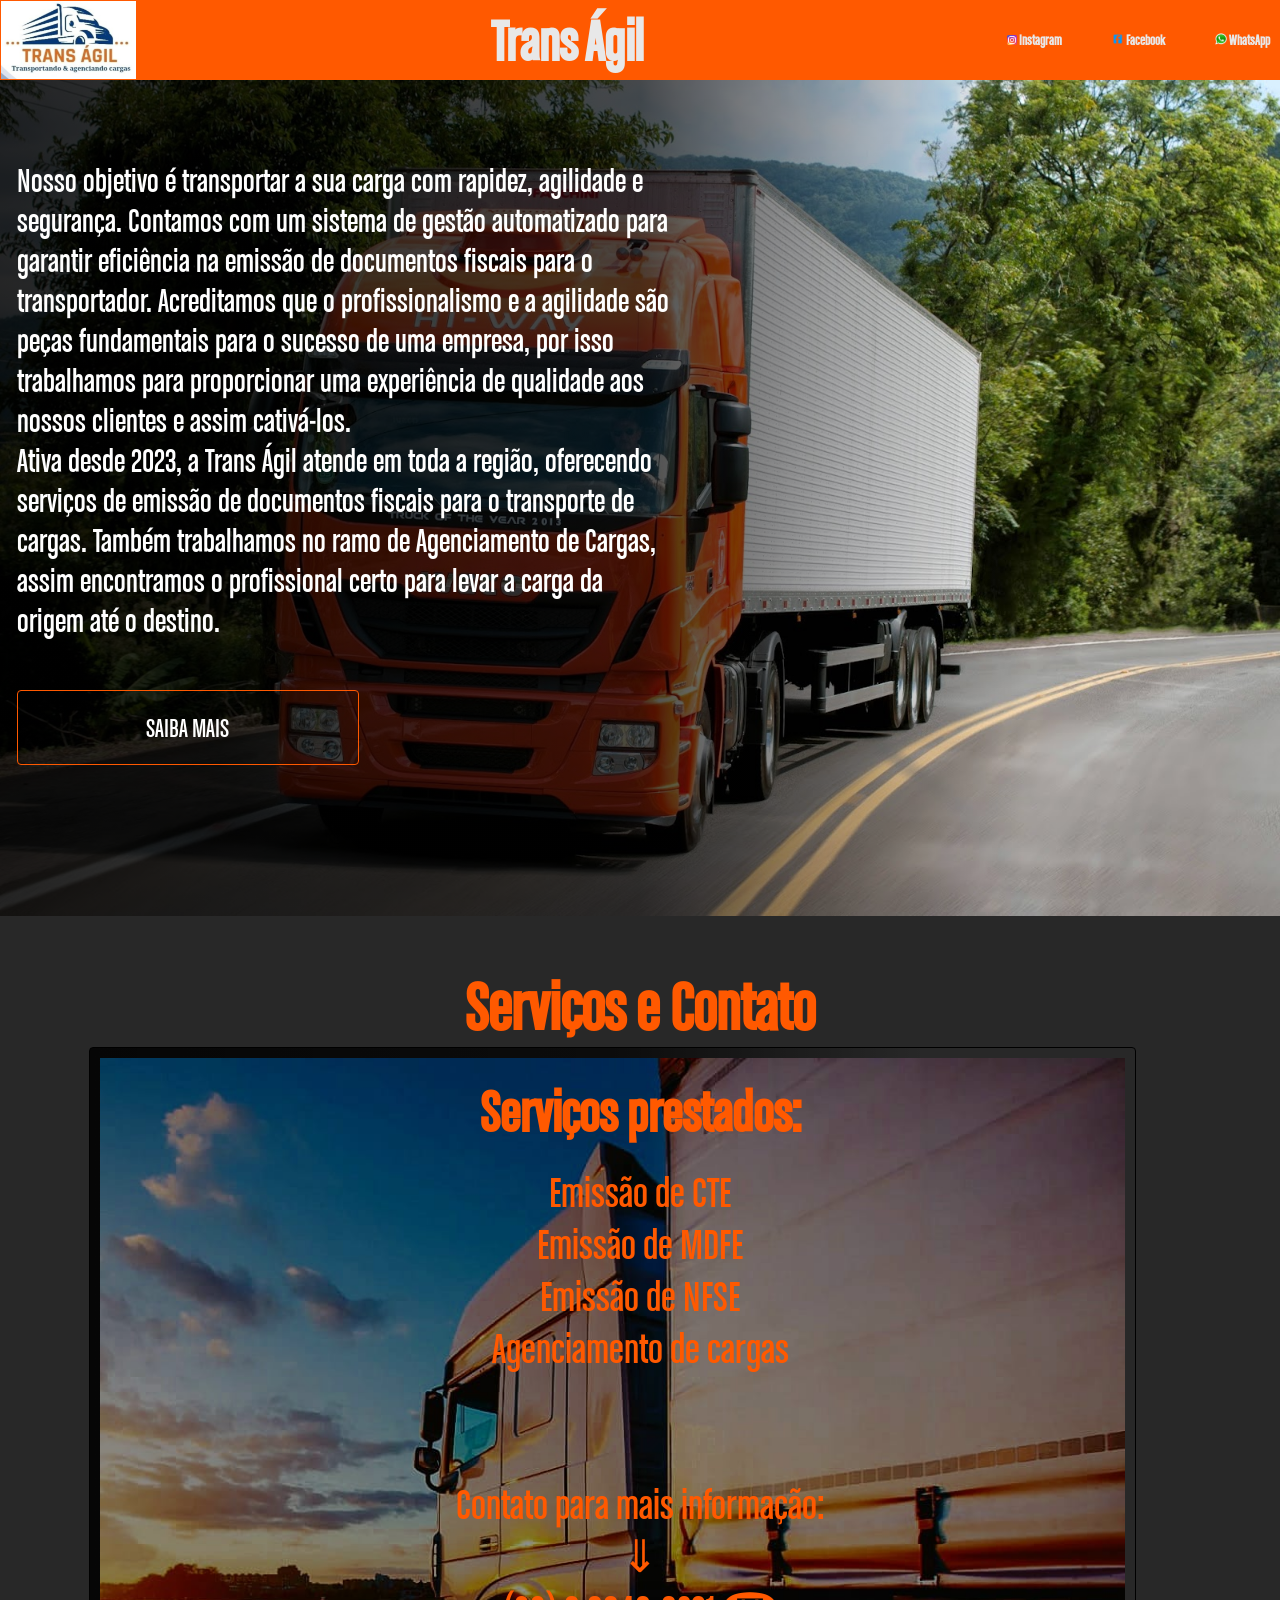
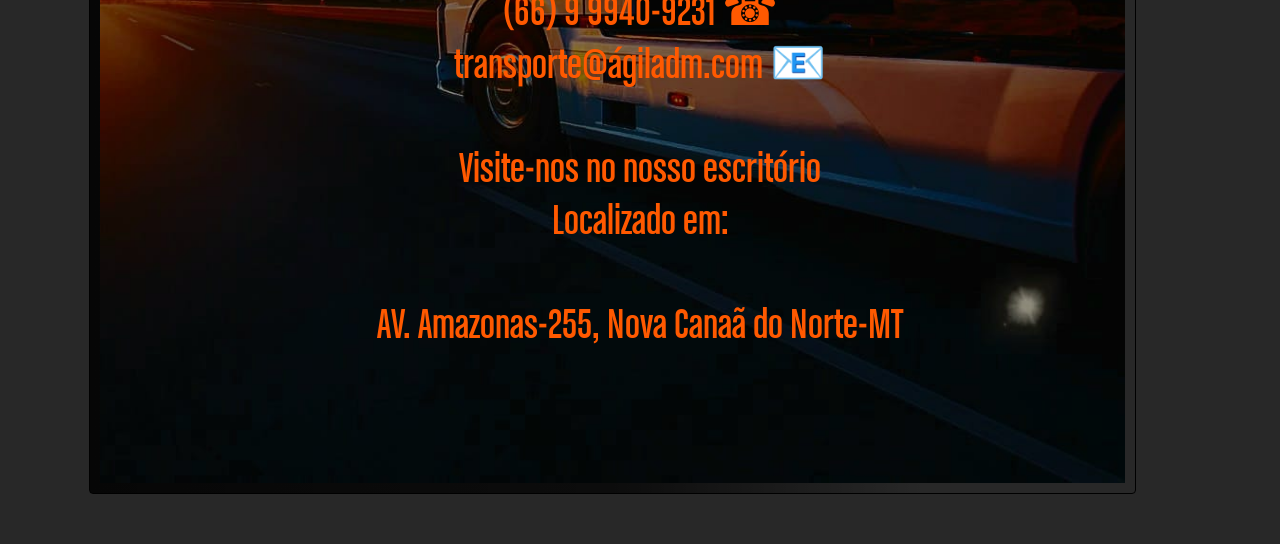
<file: projagil/index.html>
<!DOCTYPE html>
<html lang="pt-BR">
<head>
    <meta charset="UTF-8">
    <meta name="viewport" content="width=device-width, initial-scale=1.0">
    <title>Trans Ágil</title>
    <link rel="shortcut icon" href="./src/imagens/Screenshot_20240206_224656_Instagram.png">
    <link rel="stylesheet" href="src/css/fontes.css">
    <link rel="stylesheet" href="./src/css/reset.css">
    <link rel="stylesheet" href="./src/css/styles.css">
    <link rel="stylesheet" href="./src/css/responsivo.css">
</head>
<body class="corpo">
    <header class="cabecalho">
        <div class="logo">
          <img src="./src/imagens/Screenshot_20240206_224656_Instagram.png" alt="">
        </div>
    
            <h1 class="nome">Trans Ágil</h1>
  
    <nav>
            <ul class="redes">
                <li>
                    <a id="font" href="https://www.instagram.com/trans_agil123?utm_source=ig_web_button_share_sheet&igsh=ZDNlZDc0MzIxNw=="> <img id="png" class="png-insta" src="src/imagens/instagram-logo-3.png" alt="logo insta"> Instagram </a>
                </li>
                <li>
                    <a id="font" href="https://www.facebook.com/profile.php?id=100088650804445&ref=xav_ig_profile_web"> <img id="png" class="png-face" src="./src/imagens/facebook-logo-png-format.png" alt=""> Facebook  </a>
                </li>
                <li>
                        <a id="font" href="https://wa.me/qr/CGOG2XVSU6Q7E1"> <img id="png" class="png-zap" src="./src/imagens/whatsapp-logo-icone.png" alt=""> WhatsApp</a>
                </li>
                

            </ul>
        </nav>  
   
    </header>
    <main class="home" id="home">
        <img class="imagem-fundo" src="./src/imagens/bb5e02dbfdd1ac28a119995da6c7316a.jpg" alt="Carreta laranja">
        <div class="informacoes">
            <p class="texto">Nosso objetivo é transportar a sua carga com rapidez, agilidade e segurança. Contamos com um sistema de gestão automatizado para garantir eficiência na emissão de documentos fiscais para o transportador.
                 Acreditamos que o profissionalismo e a agilidade são peças fundamentais para o sucesso de uma empresa, por isso trabalhamos para proporcionar uma experiência de qualidade aos nossos clientes e assim cativá-los. 
                 <br>
                 Ativa desde 2023, a Trans Ágil atende em toda a região, oferecendo serviços de emissão de documentos fiscais para o transporte de cargas. Também trabalhamos no ramo de Agenciamento de Cargas, assim encontramos o profissional certo para levar a carga da origem até o destino.      
            </p>    
       
            <a class="btn-comprar" href="#saiba-mais">Saiba mais</a>
    
           </div>
    </main>
    <section class="compre-ja" id="saiba-mais">
        <h2 class="titulo">Serviços e Contato</h2>
       
        <div class="container">
            <div class="opa">
            <ul class="servicos-gerais">
                <h2 class="h2">Serviços prestados:</h2>
                <li id="li"> <a href="https://www.instagram.com/trans_agil123?utm_source=ig_web_button_share_sheet&igsh=ZDNlZDc0MzIxNw==">Emissão de CTE</a> </li>
                <li id="li"> <a href="https://www.instagram.com/trans_agil123?utm_source=ig_web_button_share_sheet&igsh=ZDNlZDc0MzIxNw==">Emissão de MDFE</a></li>
                <li id="li"> <a href="https://www.instagram.com/trans_agil123?utm_source=ig_web_button_share_sheet&igsh=ZDNlZDc0MzIxNw==">Emissão de NFSE</a></li> 
                <li id="li"> <a href="https://www.instagram.com/trans_agil123?utm_source=ig_web_button_share_sheet&igsh=ZDNlZDc0MzIxNw==">Agenciamento de cargas</a></li>
            <br>
            <br>
                <li>Contato para mais informação:</li>
                <li>&#8659;</li>
                <li id="li"> <a href="https://wa.me/qr/CGOG2XVSU6Q7E1">(66) 9 9940-9231 &#9742;</a> </li>
                <li>transporte@ágiladm.com 📧</li>
                <br>
                <li>Visite-nos no nosso escritório</li>
                <li>Localizado em:</li>
                <br>
                <li id="li"> <a href="https://maps.app.goo.gl/PnxkUMn3sMYdWPZQ6"> AV. Amazonas-255, Nova Canaã do Norte-MT</a></li>
                <br>
             
        </div>
    
            <img class="capa" src="./src/imagens/fundo.jpg" alt="Capa do jogo GTA V" />
        </section>  
</body>
</html>
</file>
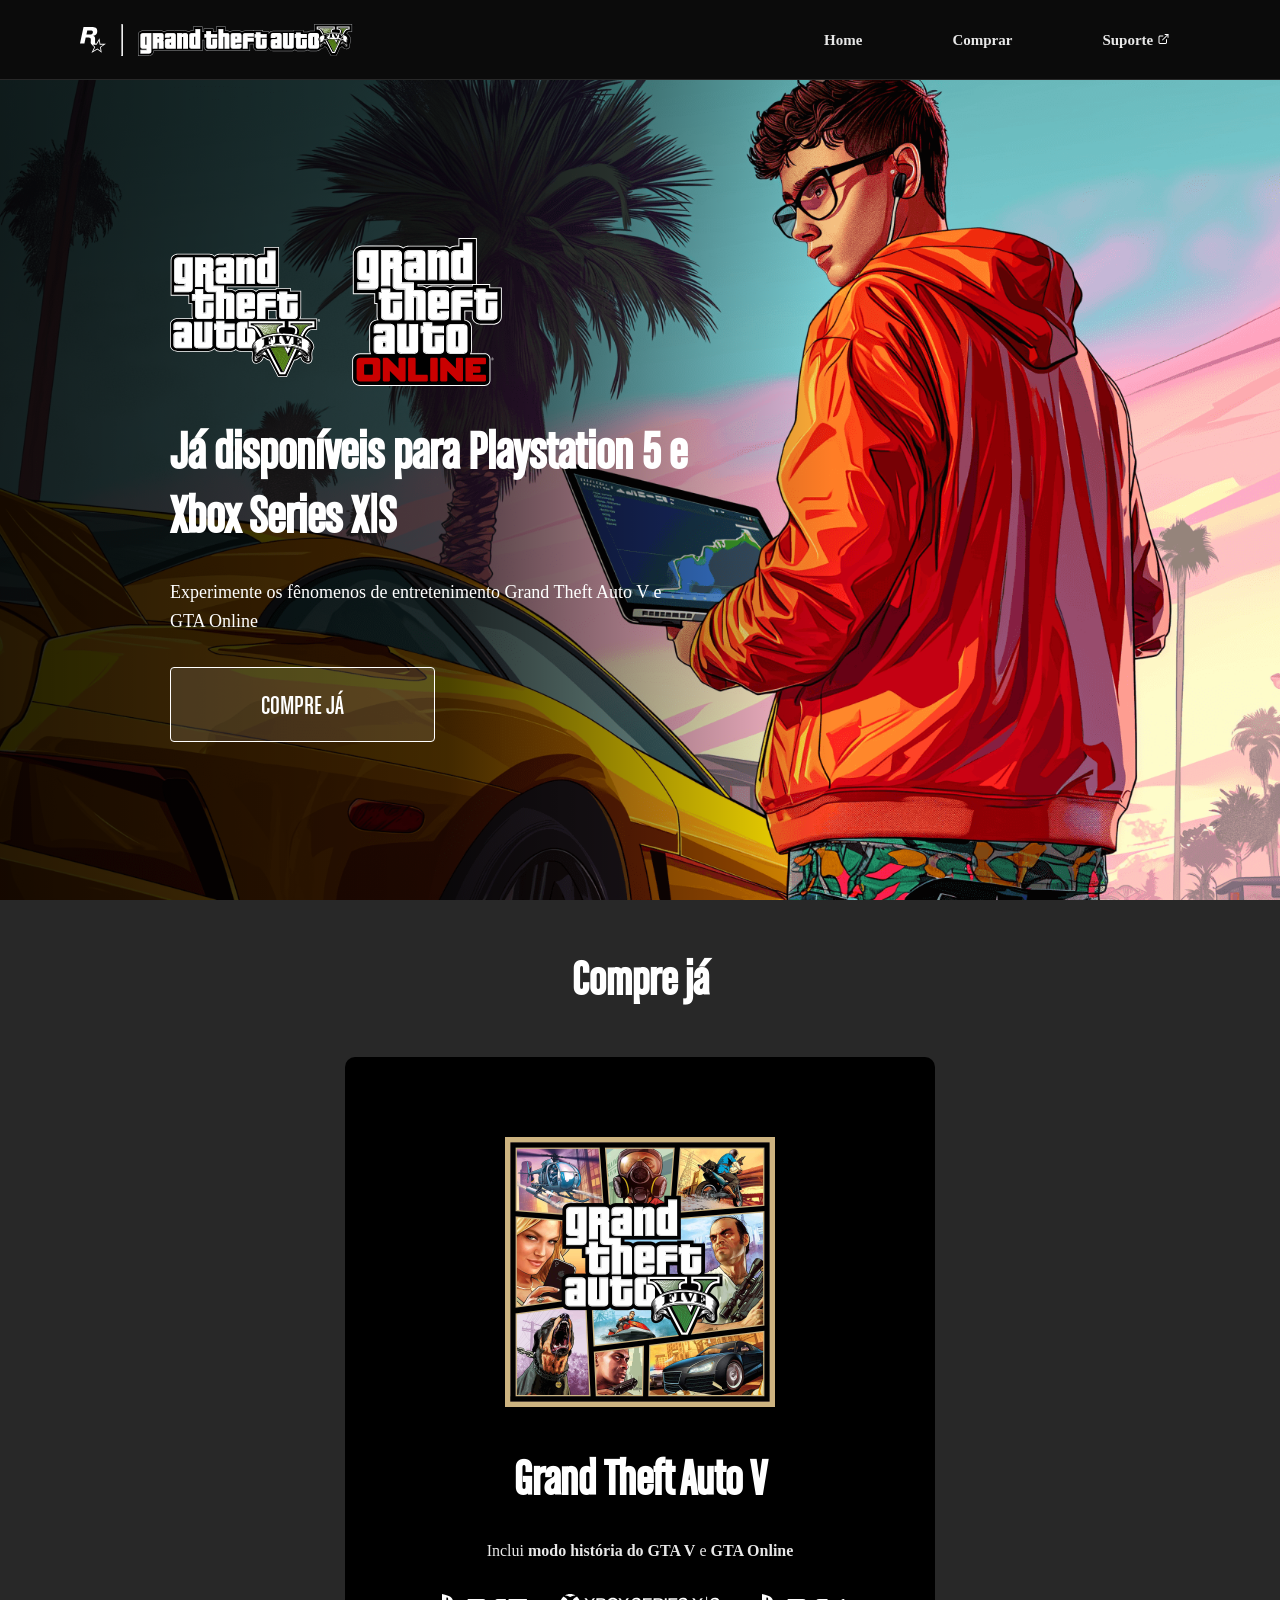
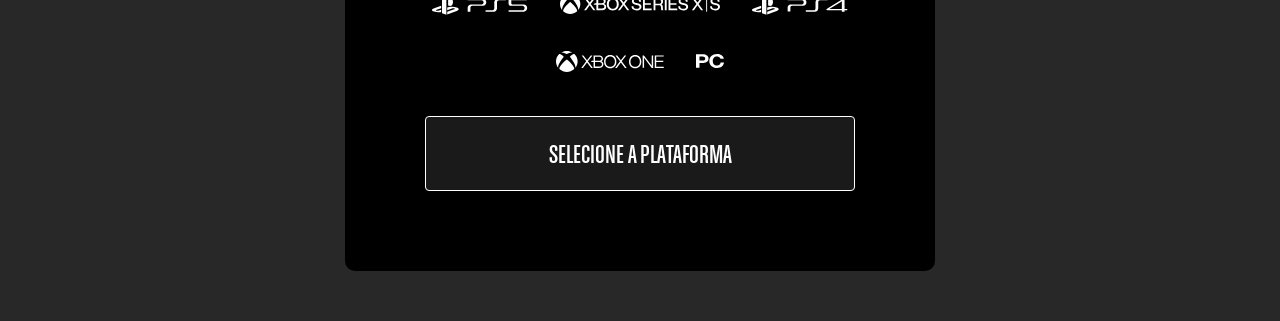
<file: projetogta/index.html>
<!DOCTYPE html>
<html lang="pt-BR">

<head>
  <meta charset="UTF-8" />
  <meta name="viewport" content="width=device-width, initial-scale=1.0" />
  <title>Projeto GTA V</title>
  <link rel="shortcut icon" href="src/imagens/favicon.png" type="image/x-icon" />
  <link href="https://fonts.cdnfonts.com/css/chalet" rel="stylesheet">
  <link rel="stylesheet" href="./src/css/reset.css">
  <link rel="stylesheet" href="./src/css/styles.css">
  <link rel="stylesheet" href="./src/css/fontes.css">
  <link rel="stylesheet" href="./src/css/responsivo.css">
</head>

<body>
  <header class="cabecalho">
    <div class="logo">
      <img src="./src/imagens/logo-rockstar.svg" alt="Logo Rockstar Games" />
      <hr />
      
      <img src="./src/imagens/logo-gta.svg" alt="Logo GTA V" />
    </div>
    <nav>
      <ul class="menu">
        <li>
          <a href="#home">Home</a>
        </li>
        <li>
          <a href="#comprar">Comprar</a>
        </li>
        <li>
          <a href="https://support.rockstargames.com/categories/200013306" target="_blank">Suporte <img src="./src/imagens/icone-link.svg" alt="Icone de link de suporte"></a>
         

        </li>
      </ul>
    </nav>
  </header>
  <main class="home" id="home">
    <img class="imagem-fundo" src="./src/imagens/bg-main.png"
      alt="Rapaz de moletom laranja ao lado de um carro esportivo amarelo" />

    <div class="informacoes">
      <div class="lista-de-jogos">
        <img src="./src/imagens/logo-gta-v.svg" alt="Logo GTA V">
        <img src="./src/imagens/logo-gta-online.svg" alt="Logo GTA Online">
      </div>
      <h1 class="titulo">
        Já disponíveis para Playstation 5 e Xbox Series X|S
      </h1>
      <p class="texto">
        Experimente os fênomenos de entretenimento Grand Theft Auto V e GTA
        Online
      </p>

      <a class="btn-comprar" href="#comprar">Compre já</a>
    </div>
  </main>
  <section class="compre-ja" id="comprar">
    <h2 class="titulo">Compre já</h2>
    <div class="cartao">
      <img class="capa-do-jogo" src="./src/imagens/gta5.jpg" alt="Capa do jogo GTA V" />

      <div class="informacoes">
        <h3>Grand Theft Auto V</h3>
        <p>
          Inclui <strong>modo história do GTA V</strong> e
          <strong>GTA Online</strong>
        </p>
        <ul class="plataformas">
          <li>
            <img src="./src/imagens/logo-ps5.svg" alt="Logo Playstation 5" />
          </li>
          <li>
            <img src="./src/imagens/logo-xbox-series-s.svg" alt="Logo Xbox series X|S" />
          </li>
          <li>
            <img src="./src/imagens/logo-ps4.svg" alt="Logo Playstation 4" />
          </li>
          <li>
            <img src="./src/imagens/logo-xbox-one.svg" alt="Logo Xbox One" />
          </li>
          <li>
            <img src="./src/imagens/logo-pc.svg" alt="Logo PC" />
          </li>
        </ul>
      </div>
      <button class="btn-plataforma">
        Selecione a plataforma

        <ul class="plataformas">
          <li>
            <img src="./src/imagens/logo-ps5.svg" alt="Logo Playstation 5" />
          </li>
          <li>
            <img src="./src/imagens/logo-xbox-series-s.svg" alt="Logo Xbox series X|S" />
          </li>
          <li>
            <img src="./src/imagens/logo-ps4.svg" alt="Logo Playstation 4" />
          </li>
          <li>
            <img src="./src/imagens/logo-xbox-one.svg" alt="Logo Xbox One" />
          </li>
          <li>
            <img src="./src/imagens/logo-pc.svg" alt="Logo PC" />
          </li>
        </ul>
      </button>
    </div>
  </section>
  <script src="./src/js/index.js"></script>
</body>

</html>
</file>
<file: projagil/src/css/fontes.css>
@font-face{
    font-family: 'ChaletComprime';
    src: url('../fontes/ChaletComprime.ttf');
}
</file>
<file: projagil/src/css/styles.css>
body{
    background-color: #282828;
    color: #fff;
}
.cabecalho{
    height: 80px;
    background-color:  #ff5900;
    display: flex;
    justify-content: space-between;
    align-items: center;
    padding: 0px;
}
.cabecalho .logo{
    display: flex;
    gap: 15px;
    height: 80px;
    padding: 1px 1px 1px 1px;
}
.cabecalho .nome{
    display: flex;
    gap: 0px;
    padding: 30px;
    color: #e8e8e8;
    font-weight:bold ;
    font-size: 60px;
    font-family: 'ChaletComprime';
}
.cabecalho .redes{
    display: flex;
    gap: 30px;
}
.cabecalho .redes li a{
padding: 10px;
color: #e8e8e8;
font-weight: bolder;
font-size: 15px;
cursor:footer;
font-family: 'ChaletComprime';
}
.png-insta{
    width: 10px;
}
.png-face{
    width: 12px;
}
.png-zap{
    width: 12px;
}


.cabecalho .redes li a:hover{
    border-bottom: 2px solid #fff;
}
.home{
    display: flex;
    position: relative;
    min-height: calc(100vh - 80vh);
}

.home::after{
    content: '';
    position: absolute;
    height: 100%;
    width: 100%;
    background: linear-gradient(90deg, rgba(0, 0, 0, .85), rgba(0, 0, 0, .7) 50%, transparent 80%);
}
.home .imagem-fundo{
    width: 100%;
    object-fit: cover;
}
.home .informacoes{
    position: absolute;
    z-index: 1;
    min-height: calc(100vh - 80vh);
    display: flex;
    flex-direction: column;
    justify-content: center;
    gap: 50px;
    padding: 80px 80px 80px 17px;
    max-width: 780px;
    font-family: 'ChaletComprime';
}
.home .fot{
 display: flex;
}

.compre-ja{
    display: flex;
    flex-direction: column;
    text-align: center;
    padding: 50px;
    align-items: center;
    font-family: 'ChaletComprime';
}

  
  .compre-ja .capa{
    width: 95%;
    background-color: rgba(255, 255, 255, .1);
    border: 0.5px solid #000000 ;
    border-radius: 4px;
    font-family: 'ChaletComprime';
    font-size: 28px;
    text-align: center;
    text-transform: uppercase;
   padding: 10px;
   background: linear-gradient(90deg, rgba(0, 0, 0, .85), rgba(0, 0, 0, .7) 50%, transparent 80%);
  }

  .btn-comprar{
    background-color: rgba(255, 111, 0, 0);
    border: 0.5px solid #ff5900 ;
    border-radius: 4px;
    font-family: 'ChaletComprime';
    font-size: 28px;
    text-align: center;
    padding: 20px 40px;
    text-transform: uppercase;
    width: 50%;
    transition: all .3s ease-in;
}

.titulo{
 font-size: 70px;
 font-family: 'ChaletComprime';
 color: #ff5900;
}
.h2{
    font-size: 35px;
    font-family: 'ChaletComprime';
}

#li:hover{
    border-bottom: 2px solid #ff5900;
    width: 95%;
}
.opa .servicos-gerais{
    color: #ff5900;
    position: absolute;
    cursor:footer;
}

.container{
    display: flex;
    position: relative;
    min-height: calc(100vh - 80vh);
}
.dois{
    position: relative;
}

.carol{
    display: flex;
    flex-direction: column;
    text-align: center;
    padding: 50px;
    align-items: center;
    font-family: 'ChaletComprime';
}
</file>
<file: projagil/src/css/responsivo.css>
@media ( max-width: 3800px){
    .home .informacoes{
        width: 150%;
        font-size: 35px;
    }
   .servicos-gerais{
    width: 100%;
    font-size: 45px;
    padding: 10px;
   }
    .h2{
        font-size: 60px;
        padding: 20px;
    }
}

@media (max-width:1024px){
    .cabecalho{
        justify-content: center;
        flex-direction:row ;
        padding: 1px;
        gap:0px;
    }
    .cabecalho .logo{
        width:13%;
        padding: 1px;
        flex-direction:column;
      }
      .cabecalho .nome{
        justify-content: center;
        width: 100%;
        padding: 0,5px;
      }
    
    .home .informacoes{
        width: 100%;
        font-size: 20px;
        padding: 20px;
    }
    
    .titulo{
        justify-content: center;
    }
    .h2{
        font-size: 50px;
    }
    .servicos-gerais{
        width: 100%;
        font-size:35px;
        padding: 90px;
        gap: 1px;
    } 
}
@media (max-width: 768px){
  .cabecalho .redes{
   padding: 15px;
  }
  .cabecalho .nome{
    font-size: 30px;
    
  }
.cabecalho .logo{
    width: 140px;
    padding: 1px;
}
.informacoes{ 
    justify-content: center;
   gap: 15px;
}
   .btn-comprar{
    width: 35%;
   }
   .servicos-gerais{
    width: 100%;
    font-size: 24px;
    gap: 1px;
    padding: 1px;
}
.perfil{
    width: 20px;
}
}
@media (max-width:425px){
    .cabecalho .logo{
     width: 34%;

    }
    .cabecalho .nome{
        font-size: 20px;
    }
    .cabecalho .redes{
        gap: 10px;
        padding: 1px;
    }
    .home .informacoes .texto{
        font-size: 13px;
        padding: 1px ;
    }

    .btn-comprar{
        width: 20% ;
        font-size: 15px;
        padding: 1px;
    }
    .compre-ja{
      width:100% ;
    }
    .titulo{
        font-size: 30px;
    }
    .h2{
        font-size: 20px;
    }
     .servicos-gerais{
        font-size: 10px;
        padding: 1px;
        gap: 1px;
    
    }
    
    #font{
        font-size: 10px;
    }
    .perfil{
        width: 10px;
    }
    .h2maria{
        font-size: 30px;
    }
    .bio{
        font-size: 15px;
    }
}
@media(max-width:360px){
    .cabecalho .nome{
        font-size: 20px;
        padding: 1px;
        flex-direction:column;
    }
    .cabecalho .logo{
        width: 40%;
        padding: 1px;
    }
    .cabecalho .redes{
        padding: 1px;
        font-size: 10px;
       gap: 1px;
       }
    
    #png{
        width: 10px;
        flex-direction: column;
        padding: 1px;
    }
    #font{
        font-size: 8px;
    }
    .servicos-gerais{
        padding: 1px;
        gap: 1px;
        font-size: 8px;
    }
    
}
</file>
<file: projetogta/src/css/styles.css>
body {
    background-color: #282828;
    color: #fff;
}

.cabecalho{
    height: 80px;
    background-color: #0b0b0b; 
    display: flex;
    justify-content: space-between;
    align-items:center;
    padding: 0 80px;
    border-bottom:1px solid #282828 ;
} 
.cabecalho .logo{
    display: flex;
    gap: 15px;
}
.cabecalho .menu{
    display: flex;
    gap: 30px;
}

.cabecalho .menu li a{
    padding: 30px;
    color: #e8e8e8;
    font-weight: bolder;
    font-size: 15px;
    font-family: 'chalet';
}

.cabecalho .menu li a:hover{
    border-bottom: 2px solid #fff;
}

.home{
    display: flex;
    position: relative;
    min-height: calc(100vh - 80px);
}

.home::after{
    content: '';
    position: absolute;
    height: 100%;
    width: 100%;
    background: linear-gradient(90deg, rgba(0, 0, 0, .85), rgba(0, 0, 0, .7) 35%, transparent 65%);
}

.home .imagem-fundo{
    width: 100%;
    object-fit: cover;
}

.home .informacoes{
    position: absolute;
   z-index: 1;
   min-height: calc(100vh - 80px);
   display: flex;
   flex-direction: column;
   justify-content: center;
   gap: 32px;
   padding: 80px 80px 80px 170px;
   max-width: 780px;
}

.home .informacoes img{
    max-width: 150px;
}

.home .informacoes .lista-de-jogos{
    display: flex;
    gap: 32px;
}

.home .informacoes .titulo{
    font-family: 'ChaletComprime';
    font-size: 55px;
}

.home .informacoes .texto{
    font-family: 'Chalet';
    font-size: 18px;
    line-height: 1.6;
}

.btn-comprar, .btn-plataforma{
    background-color: rgba(255, 255, 255, .1);
    border: 0.5px solid #fff ;
    border-radius: 4px;
    font-family: 'ChaletComprime';
    font-size: 28px;
    text-align: center;
    padding: 20px 40px;
    text-transform: uppercase;
    width: 50%;
    transition: all .3s ease-in;
}

.btn-comprar:hover{
    background-color: #fff;
    color: #000;
}

.compre-ja .capa-do-jogo{
    width: 270px;
}

.compre-ja{
    display: flex;
    flex-direction: column;
    text-align: center;
    padding: 50px;
    align-items: center;
}

.compre-ja .titulo{
    font-family: 'ChaletComprime';
    font-size: 50px;
    font-weight: 700;
    margin-bottom: 50px;
}

.compre-ja .cartao{
    display: flex;
    flex-direction: column;
    align-items: center;
    background-color: #000;
    width: 50%;
    border-radius: 10px;
    padding: 80px;
    gap: 40px;
}

.compre-ja .informacoes{
    display: flex;
    flex-direction: column;
    gap: 30px;
}

.compre-ja .informacoes h3{
    font-family: 'ChaletComprime';
    font-size: 52px;
    font-weight: 700;
}

.compre-ja .informacoes p{
    color: #e8e8e8;
    font-family: 'Chalet';
    font-size: 16px;
    line-height: 1.6;
}

.btn-plataforma{
    color: #fff;
    width: 100%;
    cursor: pointer;
}

.compre-ja .informacoes .plataformas{
    display: flex;
    flex-wrap: wrap;
    gap: 32px;
    justify-content: center;
}

.compre-ja .btn-plataforma .plataformas{
    margin-top: 10px;
    display: flex;
    flex-direction: column;
    gap: 20px;
    transition: all .3s ease-in;
    display: none;
    opacity: 0;
}

.compre-ja .btn-plataforma .plataformas.ativo{
    display: flex;
    opacity: 1;
}

.compre-ja .btn-plataforma .plataformas li{
    padding: 20px;
}

.compre-ja  .btn-plataforma .plataformas li:nth-child(1){
    border: 1px solid #00439c;
}

.compre-ja  .btn-plataforma .plataformas li:nth-child(1):hover{
    background-color: #00439c;
}
.compre-ja  .btn-plataforma .plataformas li:nth-child(2){
    border: 1px solid #387a26;
}

.compre-ja  .btn-plataforma .plataformas li:nth-child(2):hover{
    background-color: #387a26;
}

.compre-ja .btn-plataforma .plataformas li:nth-child(3) {
    border: 1px solid #00439c;
}

.compre-ja .btn-plataforma .plataformas li:nth-child(3):hover {
    background-color: #00439c;
}

.compre-ja .btn-plataforma .plataformas li:nth-child(4) {
    border: 1px solid #387a26; 
}

.compre-ja .btn-plataforma .plataformas li:nth-child(4):hover {
    background-color: #387a26;
}
.compre-ja .btn-plataforma .plataformas li:nth-child(5) {
    border: 1px solid #fcaf17; 
}

.compre-ja .btn-plataforma .plataformas li:nth-child(5):hover {
    background-color: #fcaf17;
}
</file>
<file: projetogta/src/css/fontes.css>
@font-face{
    font-family: 'ChaletComprime';
    src: url('../fontes/ChaletComprime.ttf');
}
</file>
<file: projetogta/src/css/responsivo.css>
@media (max-width:1024px){
 .cabecalho{
        justify-content: center;
        flex-direction: column;
        padding: 50px 0;
        gap: 15px;
    }

    .cabecalho .menu li a{
        padding: 15px;
    }
    .home .informacoes{
        padding: 30px;
    }
    .home .informacoes img{
        max-width: 100px;
    }
    .home .informacoes .titulo{
    font-size: 40px;
    }
    .compre-ja .cartao{
        width: 70%;
    }
}

@media (max-width: 768px){
    .compre-ja{
        padding: 30px;
    }
    .compre-ja .cartao{
        padding: 80px 20px;
        width: 100%;
    }
    .compre-ja .informacoes h3{
        font-size: 35px;
    }
    .compre-ja .informacoes .plataformas{
        flex-direction: column;
    }
    .btn-plataforma{
        margin-top: 15px;
        padding: 15px;
    }
    .btn-comprar{
        width: 100%;
    }
}

@media (max-width: 425px){
    main::after{
        background: linear-gradient(90deg, rgba(0, 0, 0, 0.85), rgba(0, 0, 0, 0.4) 100%, transparent 65%);
    }
    .compre-ja .cartao .capa-do-jogo{
        max-width: 80%;
    }
}
</file>
